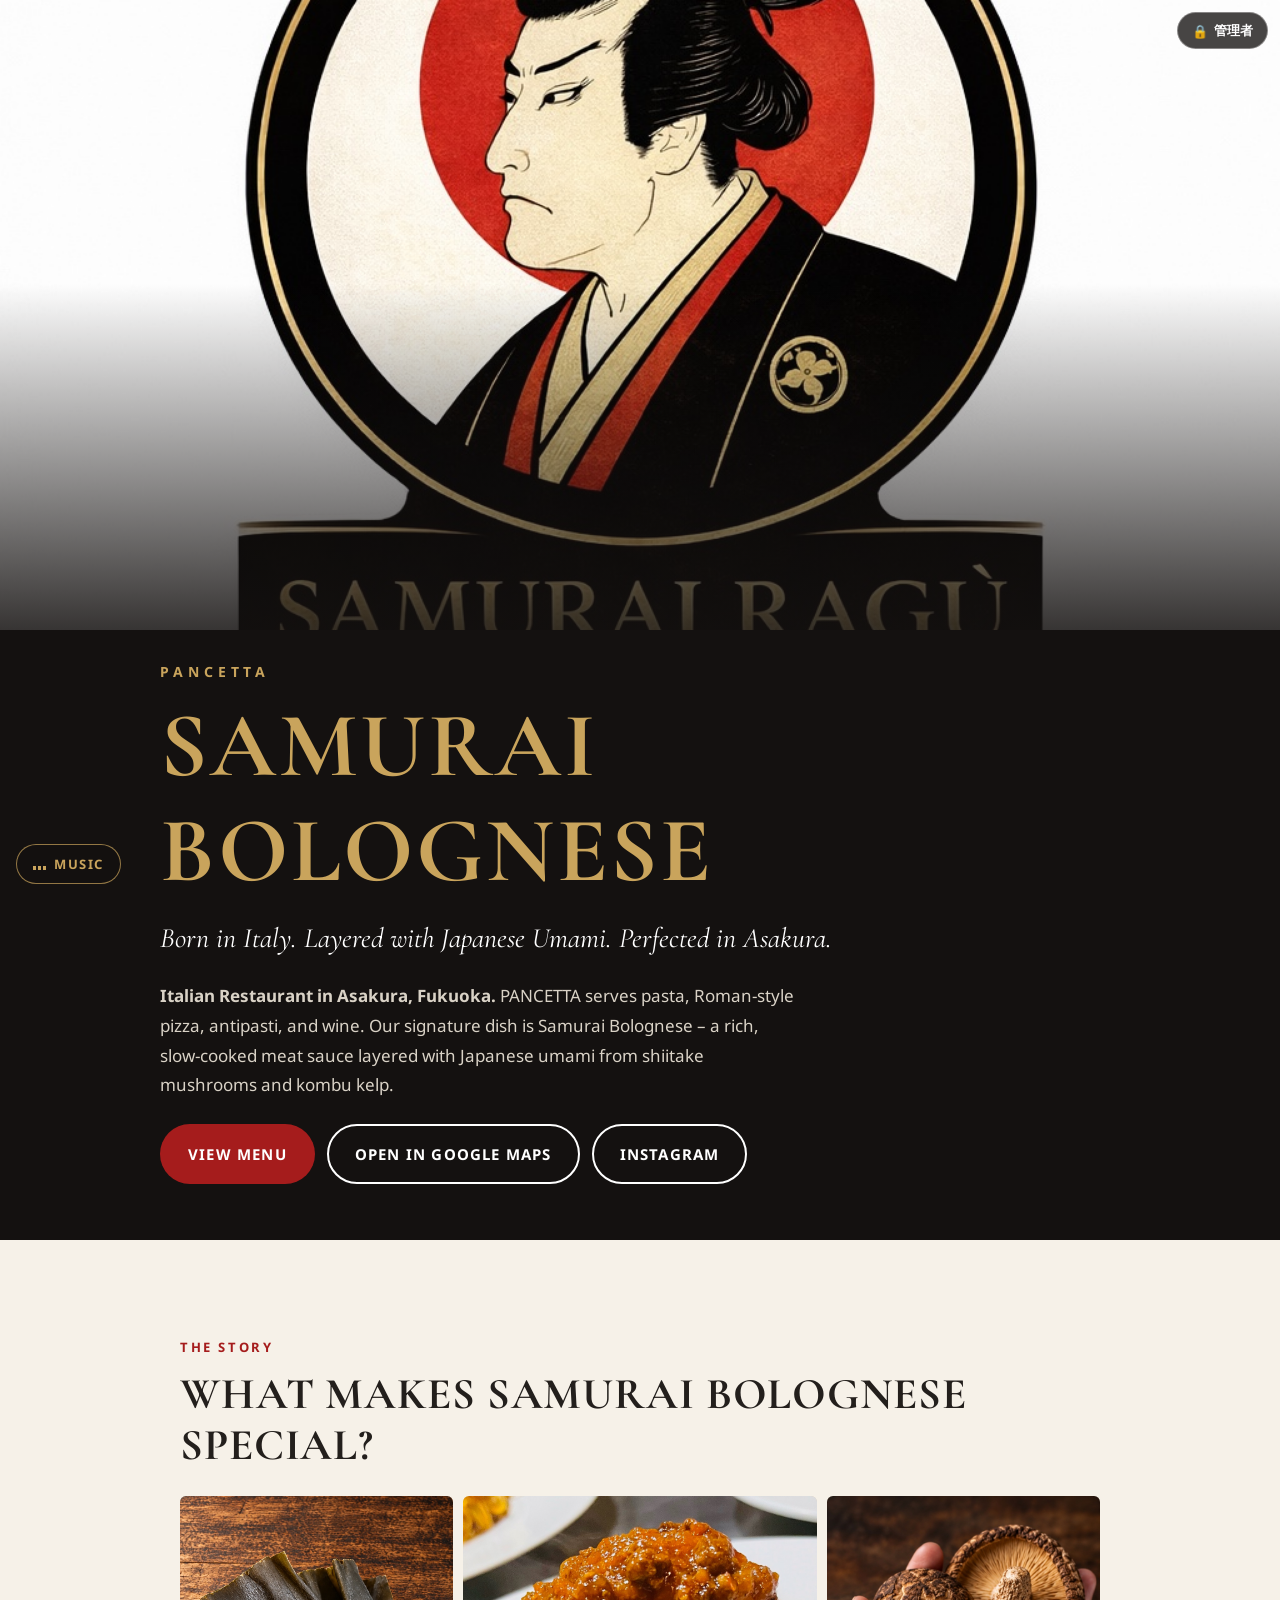
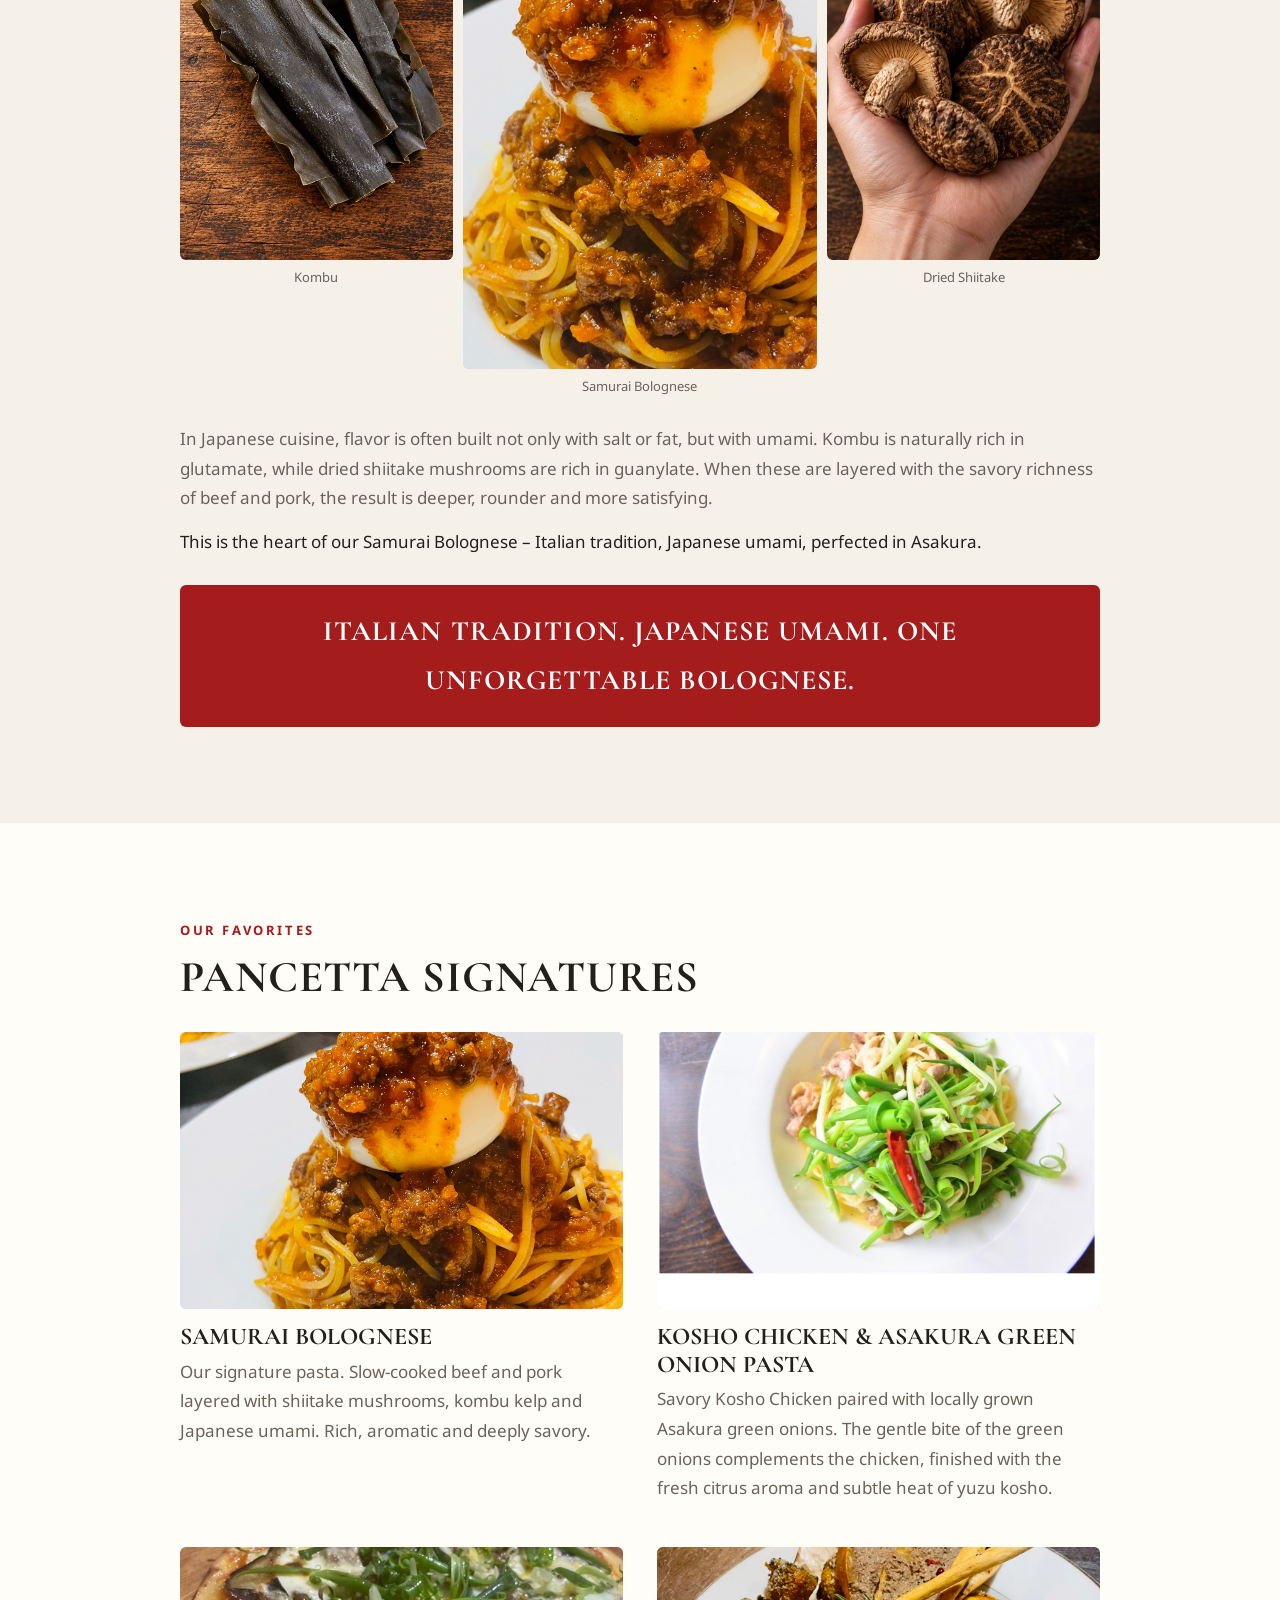
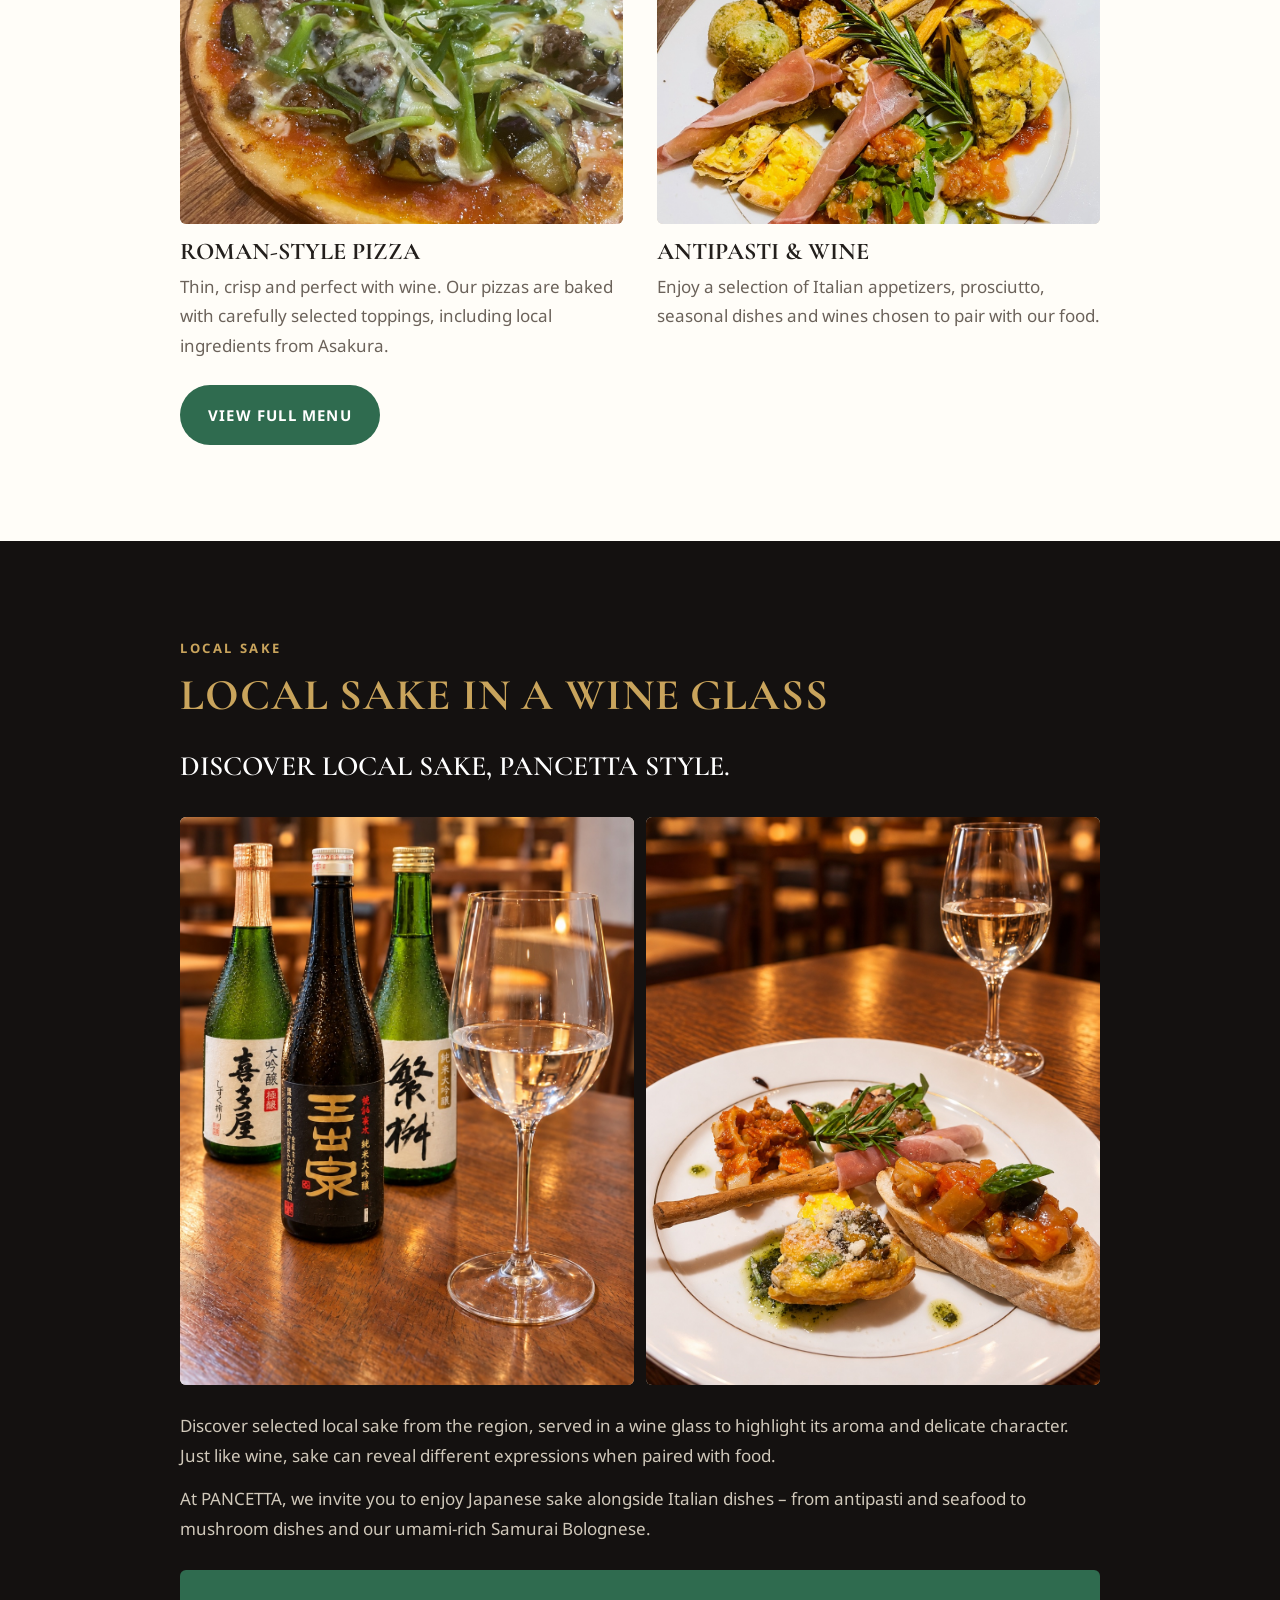
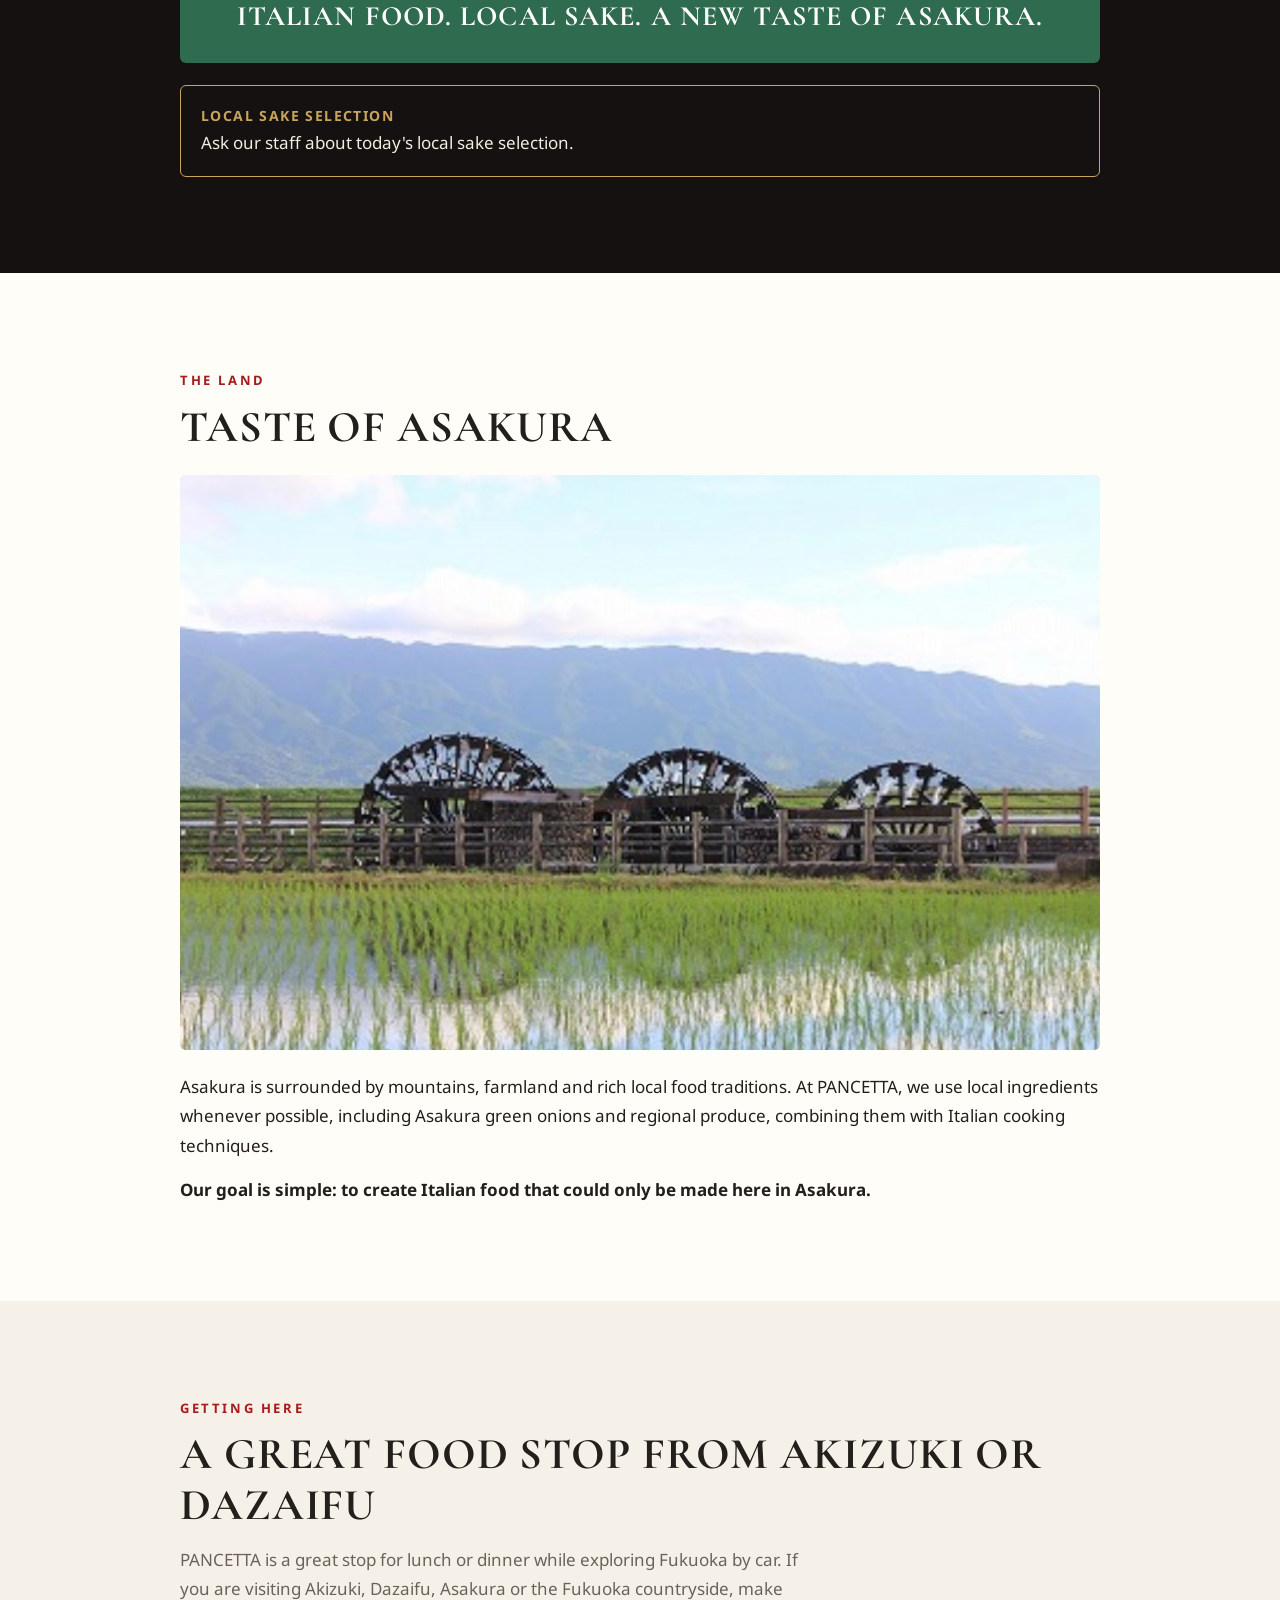
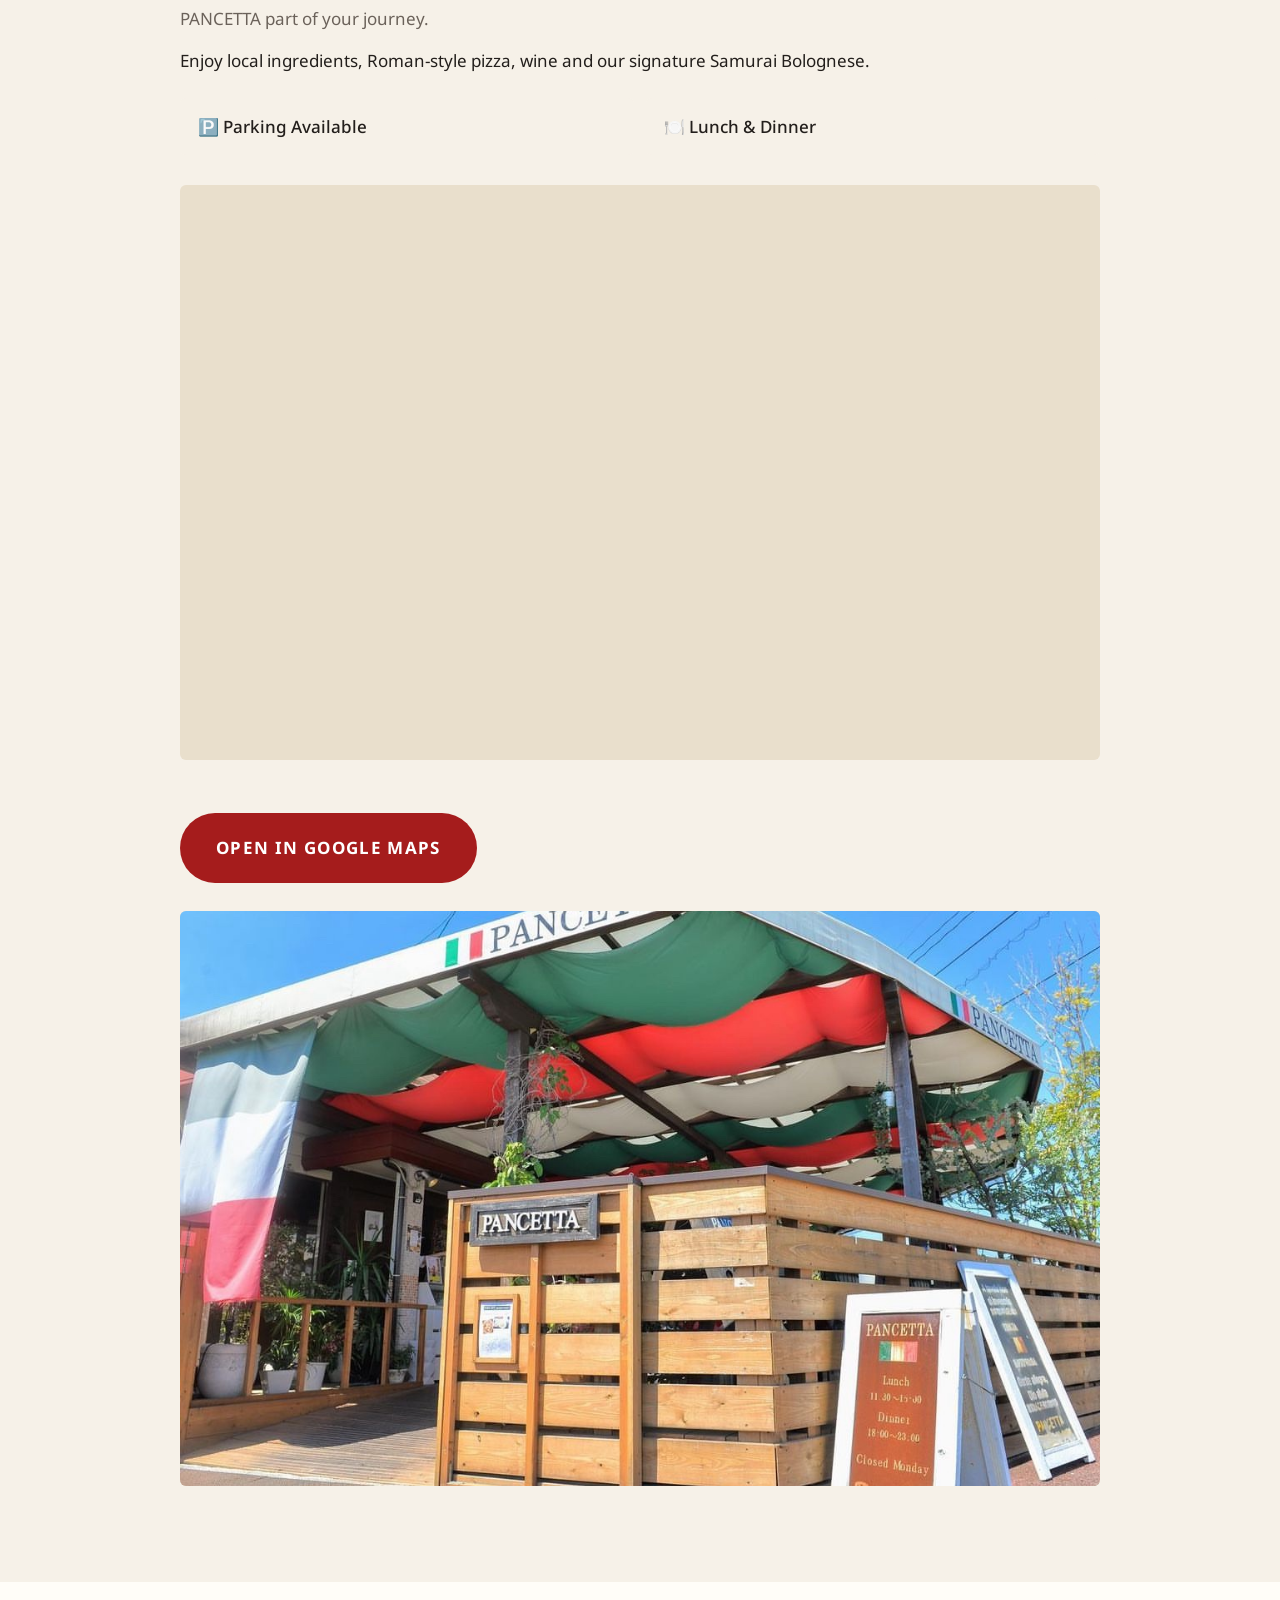
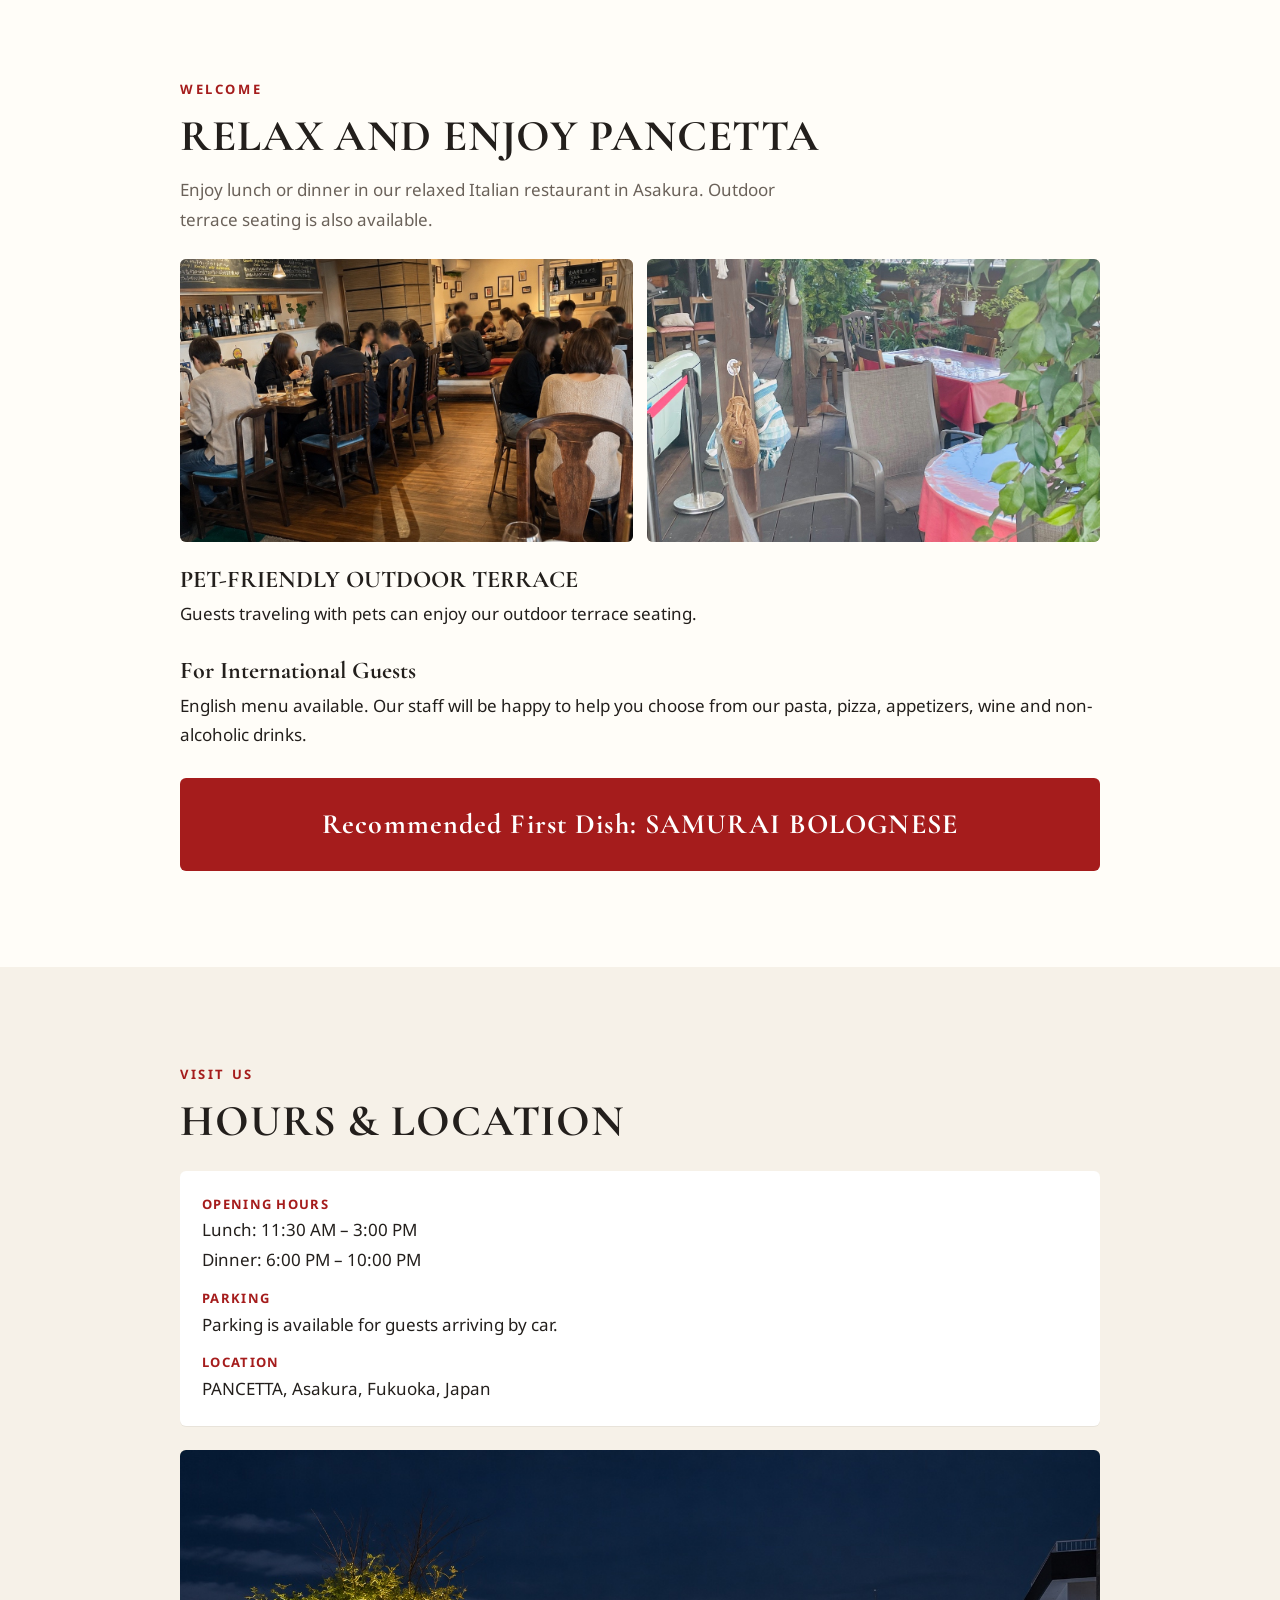
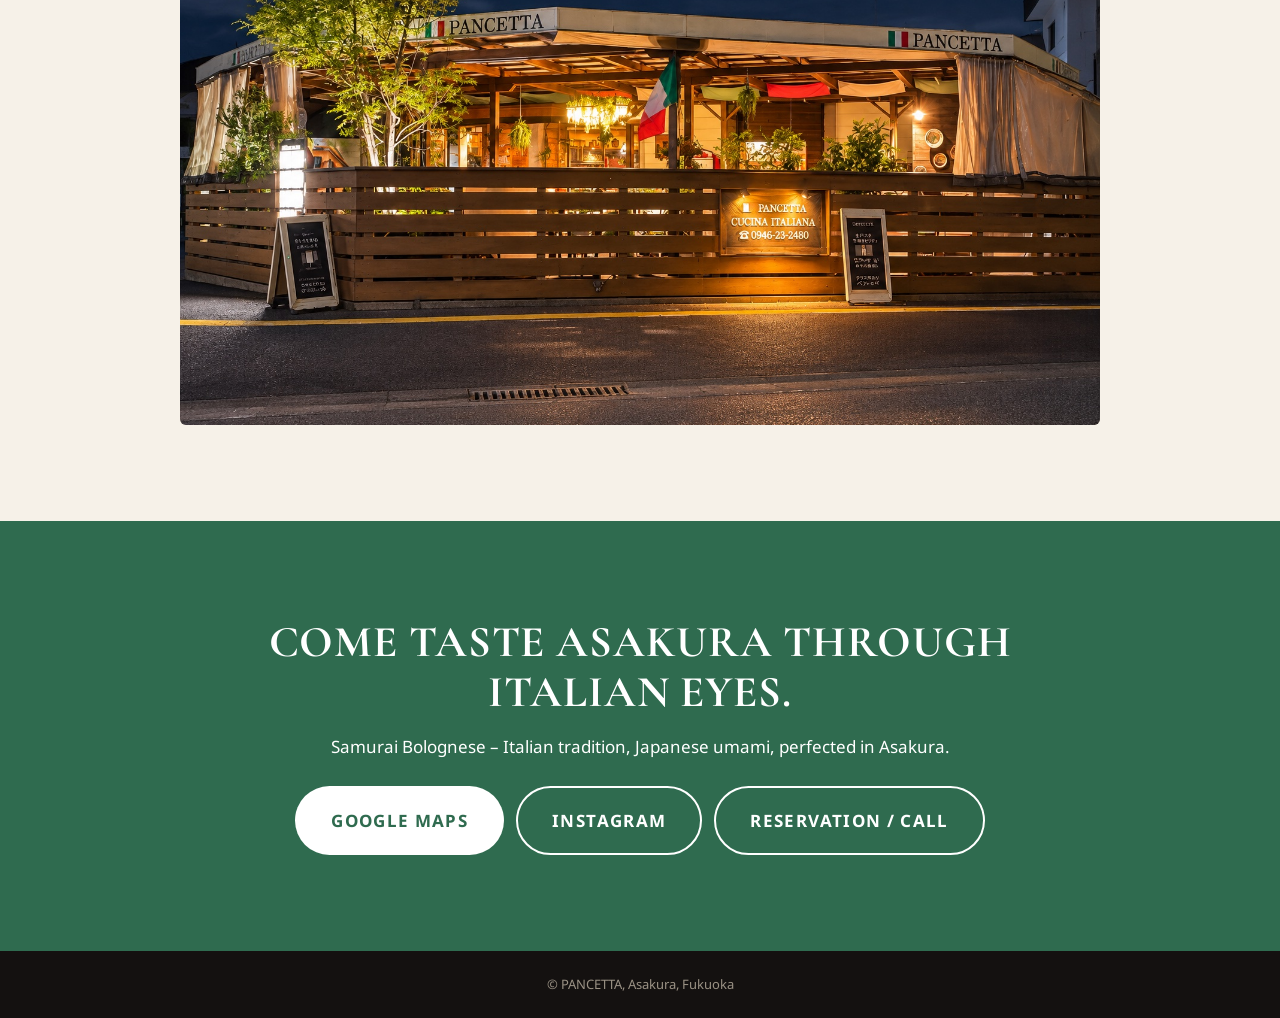
<file: index.html>
<!doctype html>
<html lang="en">
<head>
<meta charset="utf-8">
<meta name="viewport" content="width=device-width, initial-scale=1">
<title>PANCETTA | Samurai Bolognese – Italian Restaurant in Asakura, Fukuoka</title>
<meta name="description" content="PANCETTA is an Italian restaurant in Asakura, Fukuoka. Try our signature Samurai Bolognese - Italian tradition, Japanese umami, perfected in Asakura.">
<link rel="preconnect" href="https://fonts.googleapis.com">
<link rel="preconnect" href="https://fonts.gstatic.com" crossorigin>
<link href="https://fonts.googleapis.com/css2?family=Cormorant+Garamond:wght@500;600;700&family=Noto+Sans:wght@400;500;700&display=swap" rel="stylesheet">
<style>
:root{
  --cream:#f6f1e8; --paper:#fffdf8; --ink:#231f1c; --muted:#6b625a;
  --red:#a51c1c; --green:#2f6b4f; --black:#141110; --gold:#c9a45c;
}
*{box-sizing:border-box;margin:0;padding:0}
html{scroll-behavior:smooth}
body{font-family:"Noto Sans",system-ui,sans-serif;color:var(--ink);background:var(--paper);line-height:1.75;font-size:17px;-webkit-text-size-adjust:100%}
img{max-width:100%;display:block}
.wrap{max-width:960px;margin:0 auto;padding:0 20px}
section{padding:64px 0}
h1,h2,h3{font-family:"Cormorant Garamond",Georgia,serif;line-height:1.15;font-weight:700}
h2{font-size:clamp(30px,6vw,44px);letter-spacing:.02em;margin-bottom:14px}
h3{font-size:24px;margin-bottom:6px}
.eyebrow{font-size:13px;letter-spacing:.2em;text-transform:uppercase;color:var(--red);font-weight:700;margin-bottom:10px}
.lead{color:var(--muted);max-width:640px}
.tagline{display:block;font-family:"Cormorant Garamond",serif;font-size:clamp(20px,4vw,28px);font-weight:600;margin:22px 0}

/* photo slots: real image if present, labeled placeholder otherwise */
.photo{position:relative;background:linear-gradient(135deg,#e9dfcc,#d8cbb2);border-radius:6px;overflow:hidden;aspect-ratio:16/10}
.photo img{position:absolute;inset:0;width:100%;height:100%;object-fit:cover}
.photo .ph{position:absolute;inset:0;display:flex;align-items:center;justify-content:center;text-align:center;padding:16px;font-size:14px;color:#5a4d3a;font-weight:500}
.photo.tall{aspect-ratio:4/5}
.photo.sq{aspect-ratio:1/1}

/* buttons */
.btns{display:flex;flex-wrap:wrap;gap:12px;margin-top:24px}
.btn{display:inline-block;padding:15px 26px;border-radius:999px;font-weight:700;font-size:15px;letter-spacing:.08em;text-decoration:none;text-align:center;border:2px solid transparent;transition:transform .15s,opacity .15s}
.btn:active{transform:scale(.97)}
.btn.red{background:var(--red);color:#fff}
.btn.green{background:var(--green);color:#fff}
.btn.line{border-color:currentColor;color:inherit;background:transparent}
.btn.big{padding:18px 34px;font-size:17px}

/* hero */
.hero{background:var(--black);color:#fff;padding:0}
.hero .photo{border-radius:0;aspect-ratio:16/11;max-height:70vh;width:100%}
.hero .photo::after{content:"";position:absolute;inset:0;background:linear-gradient(to top,rgba(20,17,16,.85),rgba(20,17,16,0) 55%)}
.hero-body{padding:30px 0 56px}
.brand{font-size:14px;letter-spacing:.35em;color:var(--gold);font-weight:700}
.hero h1{font-size:clamp(46px,11vw,92px);color:var(--gold);letter-spacing:.03em;margin:8px 0 10px}
.hero .sub{font-family:"Cormorant Garamond",serif;font-size:clamp(20px,4.5vw,28px);font-style:italic;margin-bottom:18px}
.hero p.desc{color:#d9d2c6;max-width:640px}
.hero .btn.line{color:#fff}

/* umami */
.umami{background:var(--cream)}
.trio{display:grid;grid-template-columns:1fr 1.3fr 1fr;gap:10px;margin:26px 0}
.trio .photo{aspect-ratio:3/4}
.trio figcaption{font-size:13px;color:var(--muted);text-align:center;margin-top:6px}
.banner{background:var(--red);color:#fff;text-align:center;padding:22px 18px;font-family:"Cormorant Garamond",serif;font-size:clamp(20px,4.5vw,28px);font-weight:700;letter-spacing:.04em;border-radius:6px;margin-top:28px}
.banner.green{background:var(--green)}

/* signatures */
.dishes{display:grid;grid-template-columns:1fr;gap:34px;margin-top:30px}
.dish p{color:var(--muted);margin-top:6px}
.dish .photo{margin-bottom:14px}

/* sake */
.sake{background:var(--black);color:#f1ebe0}
.sake .lead,.sake p{color:#d0c8ba}
.sake .eyebrow{color:var(--gold)}
.sake h2{color:var(--gold)}
.duo{display:grid;grid-template-columns:1fr 1fr;gap:12px;margin:26px 0}
.duo .photo{aspect-ratio:4/5}
.box{border:1px solid var(--gold);border-radius:6px;padding:18px 20px;margin-top:22px}
.box strong{display:block;color:var(--gold);letter-spacing:.1em;font-size:14px}

/* access */
.info{display:grid;grid-template-columns:1fr;gap:12px;margin:22px 0;list-style:none}
.info li{background:var(--cream);padding:14px 18px;border-radius:6px;font-weight:500}
.map{border:0;width:100%;aspect-ratio:16/10;border-radius:6px;margin:8px 0 20px;background:#e9dfcc}

/* visit */
.visit{background:var(--cream)}
.pair{display:grid;grid-template-columns:1fr;gap:14px;margin:24px 0}
.hours{background:#fff;border-radius:6px;padding:22px;margin:24px 0;box-shadow:0 1px 0 rgba(0,0,0,.06)}
.hours dt{font-weight:700;letter-spacing:.1em;color:var(--red);font-size:13px;margin-top:12px}
.hours dt:first-child{margin-top:0}

/* footer */
.closing{background:var(--green);color:#fff;text-align:center}
.closing h2{color:#fff}
.closing .btns{justify-content:center}
.closing .btn.line{color:#fff}
.closing .btn.red{background:#fff;color:var(--green)}
footer{background:var(--black);color:#9a9184;text-align:center;font-size:13px;padding:22px}

@media (min-width:720px){
  section{padding:96px 0}
  .dishes{grid-template-columns:1fr 1fr;gap:44px 34px}
  .pair{grid-template-columns:1fr 1fr}
  .info{grid-template-columns:1fr 1fr}
}
</style>
<link rel="stylesheet" href="admin.css">
</head>
<body>

<!-- 1. TOP -->
<header class="hero" id="top">
  <div class="photo" data-slot="01-samurai-bolognese-top" data-alt="Samurai Bolognese with soft egg at PANCETTA">
    <span class="ph">[写真] images/01-samurai-bolognese-top.jpg<br>侍ボロネーゼ 横長・寄り</span>
  </div>
  <div class="wrap hero-body">
    <div class="brand">PANCETTA</div>
    <h1>SAMURAI<br>BOLOGNESE</h1>
    <p class="sub">Born in Italy. Layered with Japanese Umami. Perfected in Asakura.</p>
    <p class="desc"><strong>Italian Restaurant in Asakura, Fukuoka.</strong> PANCETTA serves pasta, Roman-style pizza, antipasti, and wine. Our signature dish is Samurai Bolognese – a rich, slow-cooked meat sauce layered with Japanese umami from shiitake mushrooms and kombu kelp.</p>
    <div class="btns">
      <a class="btn red" href="menu.pdf">VIEW MENU</a>
      <a class="btn line" href="https://www.google.com/maps/search/?api=1&query=PANCETTA+Asakura+Fukuoka" target="_blank" rel="noopener">OPEN IN GOOGLE MAPS</a>
      <a class="btn line" href="https://www.instagram.com/" target="_blank" rel="noopener" id="ig1">INSTAGRAM</a>
    </div>
  </div>
</header>

<!-- 2. JAPANESE UMAMI -->
<section class="umami" id="umami">
  <div class="wrap">
    <div class="eyebrow">The Story</div>
    <h2>WHAT MAKES SAMURAI BOLOGNESE SPECIAL?</h2>
    <div class="trio">
      <figure>
        <div class="photo" data-slot="03-kombu" data-alt="Kombu kelp"><span class="ph">[写真] 昆布</span></div>
        <figcaption>Kombu</figcaption>
      </figure>
      <figure>
        <div class="photo" data-slot="02-samurai-bolognese-angle" data-alt="Samurai Bolognese close-up"><span class="ph">[写真] ボロネーゼ 別角度</span></div>
        <figcaption>Samurai Bolognese</figcaption>
      </figure>
      <figure>
        <div class="photo" data-slot="04-dried-shiitake" data-alt="Dried shiitake mushrooms"><span class="ph">[写真] 干し椎茸</span></div>
        <figcaption>Dried Shiitake</figcaption>
      </figure>
    </div>
    <p class="lead" style="max-width:none">In Japanese cuisine, flavor is often built not only with salt or fat, but with umami. Kombu is naturally rich in glutamate, while dried shiitake mushrooms are rich in guanylate. When these are layered with the savory richness of beef and pork, the result is deeper, rounder and more satisfying.</p>
    <p style="margin-top:14px">This is the heart of our Samurai Bolognese – Italian tradition, Japanese umami, perfected in Asakura.</p>
    <div class="banner">ITALIAN TRADITION. JAPANESE UMAMI. ONE UNFORGETTABLE BOLOGNESE.</div>
  </div>
</section>

<!-- 3. SIGNATURES -->
<section id="signatures">
  <div class="wrap">
    <div class="eyebrow">Our Favorites</div>
    <h2>PANCETTA SIGNATURES</h2>
    <div class="dishes">
      <article class="dish">
        <div class="photo" data-slot="02-samurai-bolognese-angle" data-alt="Samurai Bolognese"><span class="ph">[写真] ① Samurai Bolognese</span></div>
        <h3>SAMURAI BOLOGNESE</h3>
        <p>Our signature pasta. Slow-cooked beef and pork layered with shiitake mushrooms, kombu kelp and Japanese umami. Rich, aromatic and deeply savory.</p>
      </article>
      <article class="dish">
        <div class="photo" data-slot="05-kosho-chicken-pasta" data-alt="Kosho chicken and Asakura green onion pasta"><span class="ph">[写真] ② 古処鶏と朝倉ねぎのパスタ</span></div>
        <h3>KOSHO CHICKEN &amp; ASAKURA GREEN ONION PASTA</h3>
        <p>Savory Kosho Chicken paired with locally grown Asakura green onions. The gentle bite of the green onions complements the chicken, finished with the fresh citrus aroma and subtle heat of yuzu kosho.</p>
      </article>
      <article class="dish">
        <div class="photo" data-slot="06-roman-pizza" data-alt="Roman-style pizza"><span class="ph">[写真] ③ ローマ風ピッツァ</span></div>
        <h3>ROMAN-STYLE PIZZA</h3>
        <p>Thin, crisp and perfect with wine. Our pizzas are baked with carefully selected toppings, including local ingredients from Asakura.</p>
      </article>
      <article class="dish">
        <div class="photo" data-slot="07-antipasti" data-alt="Antipasti and wine"><span class="ph">[写真] ④ 前菜盛り＋ワイン</span></div>
        <h3>ANTIPASTI &amp; WINE</h3>
        <p>Enjoy a selection of Italian appetizers, prosciutto, seasonal dishes and wines chosen to pair with our food.</p>
      </article>
    </div>
    <div class="btns"><a class="btn green" href="menu.pdf">VIEW FULL MENU</a></div>
  </div>
</section>

<!-- 4. LOCAL SAKE -->
<section class="sake" id="sake">
  <div class="wrap">
    <div class="eyebrow">Local Sake</div>
    <h2>LOCAL SAKE IN A WINE GLASS</h2>
    <span class="tagline" style="color:#fff">DISCOVER LOCAL SAKE, PANCETTA STYLE.</span>
    <div class="duo">
      <div class="photo" data-slot="09-sake-wineglass" data-alt="Local sake in a wine glass"><span class="ph">[写真] ① ワイングラスの日本酒＋ボトル</span></div>
      <div class="photo" data-slot="08-antipasti-sake" data-alt="Antipasti with sake"><span class="ph">[写真] ② 前菜盛り＋日本酒</span></div>
    </div>
    <p>Discover selected local sake from the region, served in a wine glass to highlight its aroma and delicate character. Just like wine, sake can reveal different expressions when paired with food.</p>
    <p style="margin-top:14px">At PANCETTA, we invite you to enjoy Japanese sake alongside Italian dishes – from antipasti and seafood to mushroom dishes and our umami-rich Samurai Bolognese.</p>
    <div class="banner green" style="margin-top:26px">ITALIAN FOOD. LOCAL SAKE. A NEW TASTE OF ASAKURA.</div>
    <div class="box"><strong>LOCAL SAKE SELECTION</strong>Ask our staff about today's local sake selection.</div>
    <!-- 飲み比べを始める時はここのコメントを外す
    <div class="box"><strong>LOCAL SAKE FLIGHT</strong>Taste three selected local sakes and discover different aromas and flavors.</div>
    -->
  </div>
</section>

<!-- 5. TASTE OF ASAKURA -->
<section id="asakura">
  <div class="wrap">
    <div class="eyebrow">The Land</div>
    <h2>TASTE OF ASAKURA</h2>
    <div class="photo" data-slot="asakura-landscape" data-alt="Asakura landscape and local produce" style="margin:22px 0"><span class="ph">[写真] 朝倉の風景＋地元食材<br>（青ねぎ畑・山並み・古処鶏・季節の野菜）</span></div>
    <p>Asakura is surrounded by mountains, farmland and rich local food traditions. At PANCETTA, we use local ingredients whenever possible, including Asakura green onions and regional produce, combining them with Italian cooking techniques.</p>
    <p style="margin-top:14px"><strong>Our goal is simple: to create Italian food that could only be made here in Asakura.</strong></p>
  </div>
</section>

<!-- 6. ACCESS FROM AKIZUKI / DAZAIFU -->
<section class="visit" id="access">
  <div class="wrap">
    <div class="eyebrow">Getting Here</div>
    <h2>A GREAT FOOD STOP FROM AKIZUKI OR DAZAIFU</h2>
    <p class="lead">PANCETTA is a great stop for lunch or dinner while exploring Fukuoka by car. If you are visiting Akizuki, Dazaifu, Asakura or the Fukuoka countryside, make PANCETTA part of your journey.</p>
    <p style="margin-top:12px">Enjoy local ingredients, Roman-style pizza, wine and our signature Samurai Bolognese.</p>
    <ul class="info" style="margin-top:22px">
      <li>🅿️ Parking Available</li>
      <li>🍽️ Lunch &amp; Dinner</li>
    </ul>
    <!-- 店舗が確定したら、Google Mapsの「共有 → 地図を埋め込む」のiframeに差し替える -->
    <iframe class="map" title="PANCETTA on Google Maps" loading="lazy" referrerpolicy="no-referrer-when-downgrade"
      src="https://www.google.com/maps?q=PANCETTA+Asakura+Fukuoka&output=embed"></iframe>
    <div class="btns"><a class="btn red big" href="https://www.google.com/maps/dir/?api=1&destination=PANCETTA+Asakura+Fukuoka" target="_blank" rel="noopener">OPEN IN GOOGLE MAPS</a></div>
    <div class="photo" data-slot="12-exterior-day" data-alt="PANCETTA exterior in daytime" style="margin-top:28px"><span class="ph">[写真] 外観・昼（看板と入口が見えるもの）</span></div>
  </div>
</section>

<!-- 7. INSIDE / TERRACE -->
<section id="inside">
  <div class="wrap">
    <div class="eyebrow">Welcome</div>
    <h2>RELAX AND ENJOY PANCETTA</h2>
    <p class="lead">Enjoy lunch or dinner in our relaxed Italian restaurant in Asakura. Outdoor terrace seating is also available.</p>
    <div class="pair">
      <div class="photo" data-slot="10-interior" data-alt="PANCETTA interior"><span class="ph">[写真] 店内全景</span></div>
      <div class="photo" data-slot="11-terrace" data-alt="Pet-friendly outdoor terrace"><span class="ph">[写真] テラス（ペット同伴OK）</span></div>
    </div>
    <h3>PET-FRIENDLY OUTDOOR TERRACE</h3>
    <p>Guests traveling with pets can enjoy our outdoor terrace seating.</p>
    <h3 style="margin-top:28px">For International Guests</h3>
    <p>English menu available. Our staff will be happy to help you choose from our pasta, pizza, appetizers, wine and non-alcoholic drinks.</p>
    <div class="banner">Recommended First Dish: SAMURAI BOLOGNESE</div>
  </div>
</section>

<!-- 8. HOURS / PARKING / CTA -->
<section class="visit" id="visit">
  <div class="wrap">
    <div class="eyebrow">Visit Us</div>
    <h2>HOURS &amp; LOCATION</h2>
    <!-- ※営業時間はGoogleの表示と必ず同じにする（下は手順書の例） -->
    <dl class="hours">
      <dt>OPENING HOURS</dt>
      <dd>Lunch: 11:30 AM – 3:00 PM<br>Dinner: 6:00 PM – 10:00 PM</dd>
      <dt>PARKING</dt>
      <dd>Parking is available for guests arriving by car.</dd>
      <dt>LOCATION</dt>
      <dd>PANCETTA, Asakura, Fukuoka, Japan</dd>
    </dl>
    <div class="photo" data-slot="13-exterior-night" data-alt="PANCETTA at night"><span class="ph">[写真] 外観・夜</span></div>
  </div>
</section>

<section class="closing" id="reserve">
  <div class="wrap">
    <h2>COME TASTE ASAKURA THROUGH ITALIAN EYES.</h2>
    <p>Samurai Bolognese – Italian tradition, Japanese umami, perfected in Asakura.</p>
    <div class="btns">
      <a class="btn red big" href="https://www.google.com/maps/dir/?api=1&destination=PANCETTA+Asakura+Fukuoka" target="_blank" rel="noopener">GOOGLE MAPS</a>
      <a class="btn line big" href="https://www.instagram.com/" target="_blank" rel="noopener" id="ig2">INSTAGRAM</a>
      <a class="btn line big" href="tel:+81000000000" id="tel">RESERVATION / CALL</a>
    </div>
  </div>
</section>

<footer>© PANCETTA, Asakura, Fukuoka</footer>
<script>
  (function () {
    var v = Date.now();
    document.write('<script src="content.js?v=' + v + '"><\/script>');
    document.write('<script src="site.js?v=' + v + '"><\/script>');
    document.write('<script src="admin.js?v=' + v + '"><\/script>');
    document.write('<script src="music.js?v=' + v + '"><\/script>');
  })();
</script>
</body>
</html>
</file>
<file: admin.css>
/* ---- photo admin (visible only to people who can edit) ---- */
.photo.has .ph{display:none}
#lockBtn{position:fixed;top:calc(12px + env(safe-area-inset-top,0px));right:12px;z-index:45;display:flex;align-items:center;gap:6px;background:rgba(20,17,16,.78);color:#fff;border:1px solid rgba(255,255,255,.35);border-radius:999px;padding:8px 14px;font:700 13px "Noto Sans",system-ui,sans-serif;cursor:pointer}
body.adminmode #lockBtn{background:#2f6b4f}
#lockToast{position:fixed;left:16px;right:16px;top:calc(60px + env(safe-area-inset-top,0px));z-index:46;max-width:420px;margin-left:auto;background:#231f1c;color:#fff;border-radius:8px;padding:14px 16px;font:500 14px/1.6 "Noto Sans",system-ui,sans-serif;box-shadow:0 4px 16px rgba(0,0,0,.35)}
#lockToast[hidden]{display:none}
.pctl{display:none;position:absolute;top:10px;left:10px;z-index:5;gap:8px;flex-wrap:wrap}
body.adminmode .pctl{display:flex}
.as-btn.sm{padding:8px 14px;font-size:13px;background:rgba(20,17,16,.85);color:#fff}
.as-btn.pick.sm{background:#2f6b4f}
body.adminmode .photo[data-slot]:not(.pv){outline:2px dashed #c9a45c;outline-offset:-2px}
#pwBox{position:fixed;inset:0;z-index:70;background:rgba(20,17,16,.6);display:flex;align-items:center;justify-content:center;padding:16px}
#pwBox[hidden]{display:none}
.pw-card{background:#fffdf8;color:#231f1c;border-radius:10px;padding:22px;width:100%;max-width:340px;display:grid;gap:10px;font:500 15px "Noto Sans",system-ui,sans-serif}
.pw-card strong{font-size:18px}
.pw-card input{font:500 18px "Noto Sans",system-ui,sans-serif;padding:10px 12px;border:1px solid #b9ad97;border-radius:6px;background:#fff;color:#231f1c;width:100%}
#adminSheet{position:fixed;inset:0;z-index:60;overflow:auto;background:#fffdf8;color:#231f1c;padding:0 16px calc(32px + env(safe-area-inset-bottom,0px));font-family:"Noto Sans",system-ui,sans-serif;font-size:15px;line-height:1.6}
#adminSheet[hidden]{display:none}
.as-head{position:sticky;top:0;background:#fffdf8;display:flex;justify-content:space-between;align-items:center;gap:12px;padding:14px 0;border-bottom:1px solid #ddd3c0;z-index:2}
.as-head strong{font-size:18px}
.as-btn{background:#231f1c;color:#fff;border:0;border-radius:999px;padding:10px 18px;font:700 14px "Noto Sans",system-ui,sans-serif;cursor:pointer}
.as-btn.ghost{background:transparent;color:#231f1c;border:1px solid #231f1c}
.as-btn.pick{background:#2f6b4f;display:inline-block}
.as-note{color:#6b625a;margin:14px 0}
.as-row{border:1px solid #ddd3c0;border-radius:8px;padding:14px;margin-bottom:14px;background:#fff;display:grid;gap:12px}
.as-top{display:flex;justify-content:space-between;align-items:center;gap:12px}
.as-top>div{min-width:0}
.as-top b{display:block}
.as-top small{color:#6b625a;word-break:break-all}
.as-row .pv{aspect-ratio:16/10;max-width:360px;width:100%}
.as-ctl{display:grid;gap:8px}
.as-ctl[hidden]{display:none}
.as-ctl label{display:grid;grid-template-columns:5.5em 1fr;align-items:center;gap:10px;font-size:14px}
.as-ctl input[type=range]{width:100%;min-width:0}
.as-acts{display:flex;flex-wrap:wrap;gap:8px}
.as-st{color:#2f6b4f;font-size:13px;min-height:1.2em}
.as-st.err{color:#a51c1c}

#adminBar{position:fixed;right:16px;bottom:calc(16px + env(safe-area-inset-bottom,0px));z-index:40;display:flex;gap:10px;flex-wrap:wrap;justify-content:flex-end}
#adminBar[hidden]{display:none}
#adminBar button{border:0;border-radius:999px;padding:14px 20px;font:700 15px "Noto Sans",system-ui,sans-serif;color:#fff;box-shadow:0 4px 16px rgba(0,0,0,.35);cursor:pointer;background:#231f1c}
#adminBar #saveBtn{background:#2f6b4f}
#adminBar #saveBtn.dirty{background:#a51c1c}
#adminBar button:disabled{opacity:.6}
</file>
